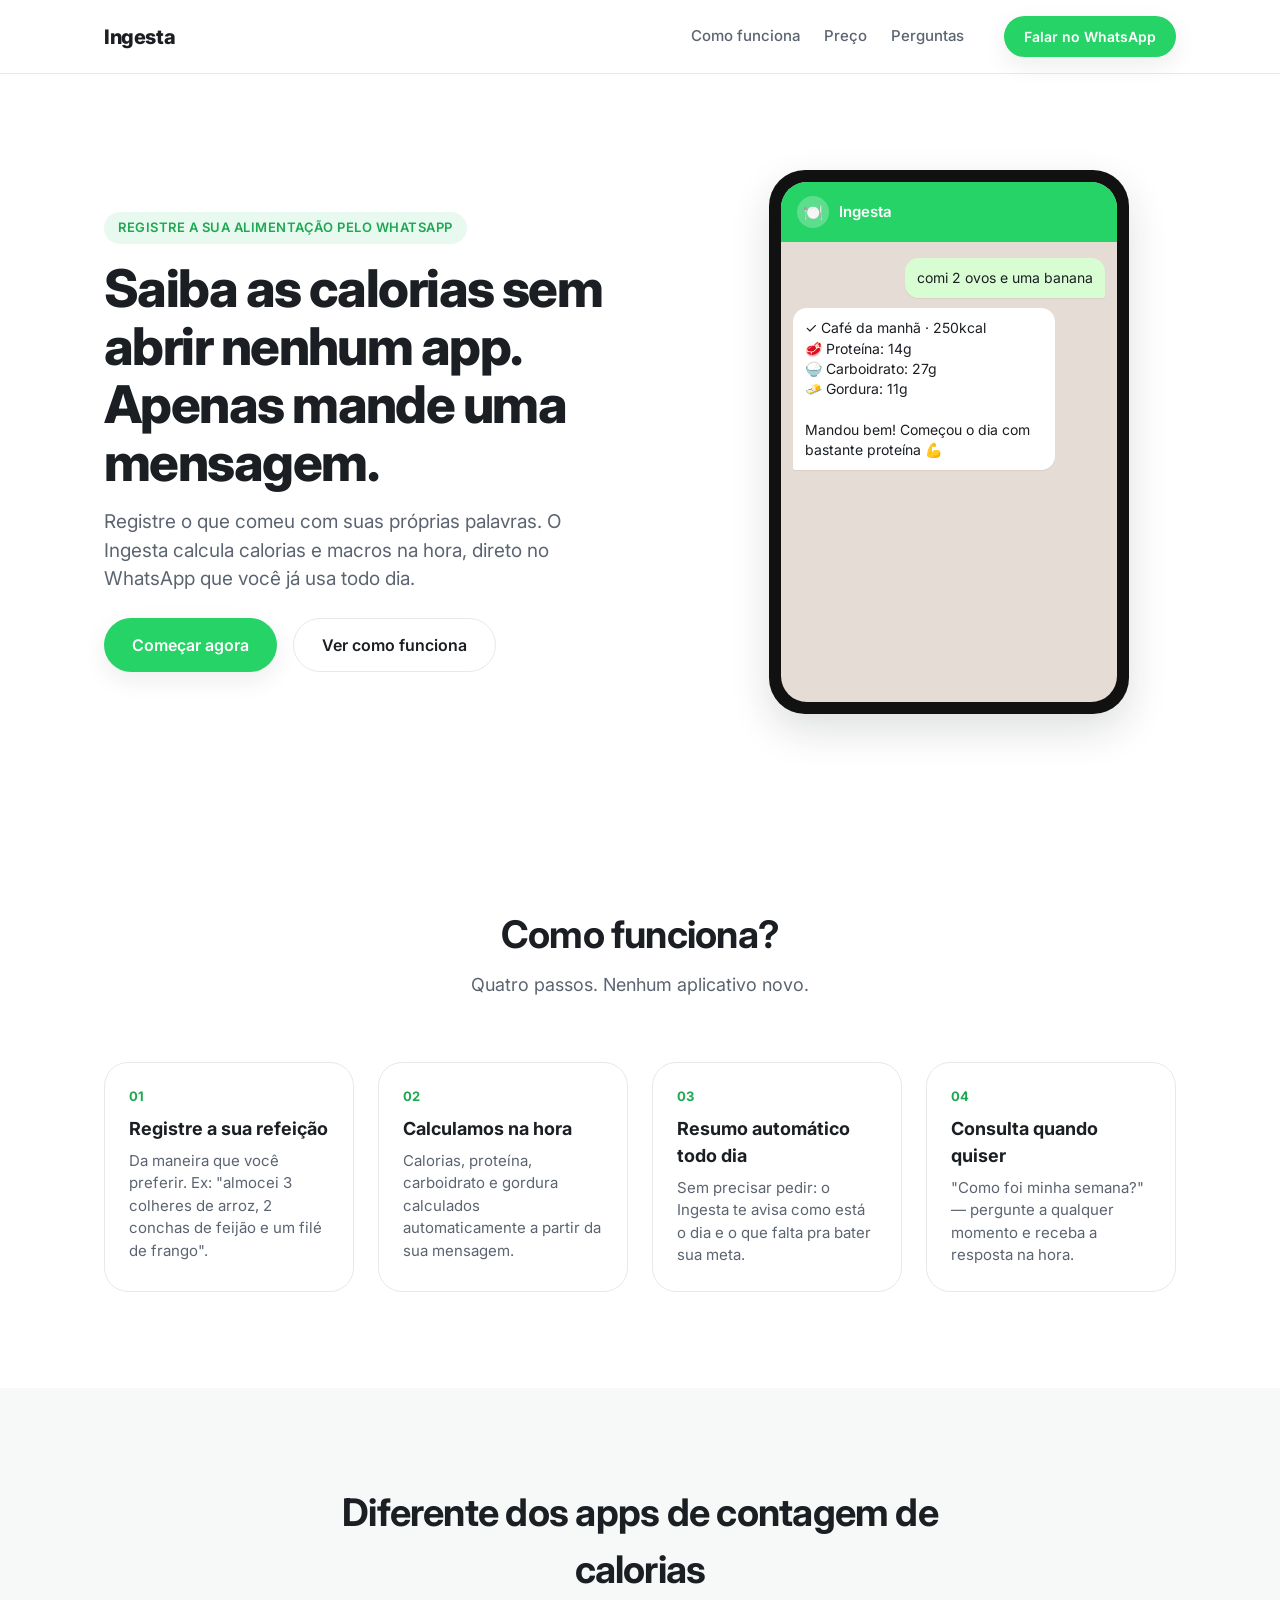
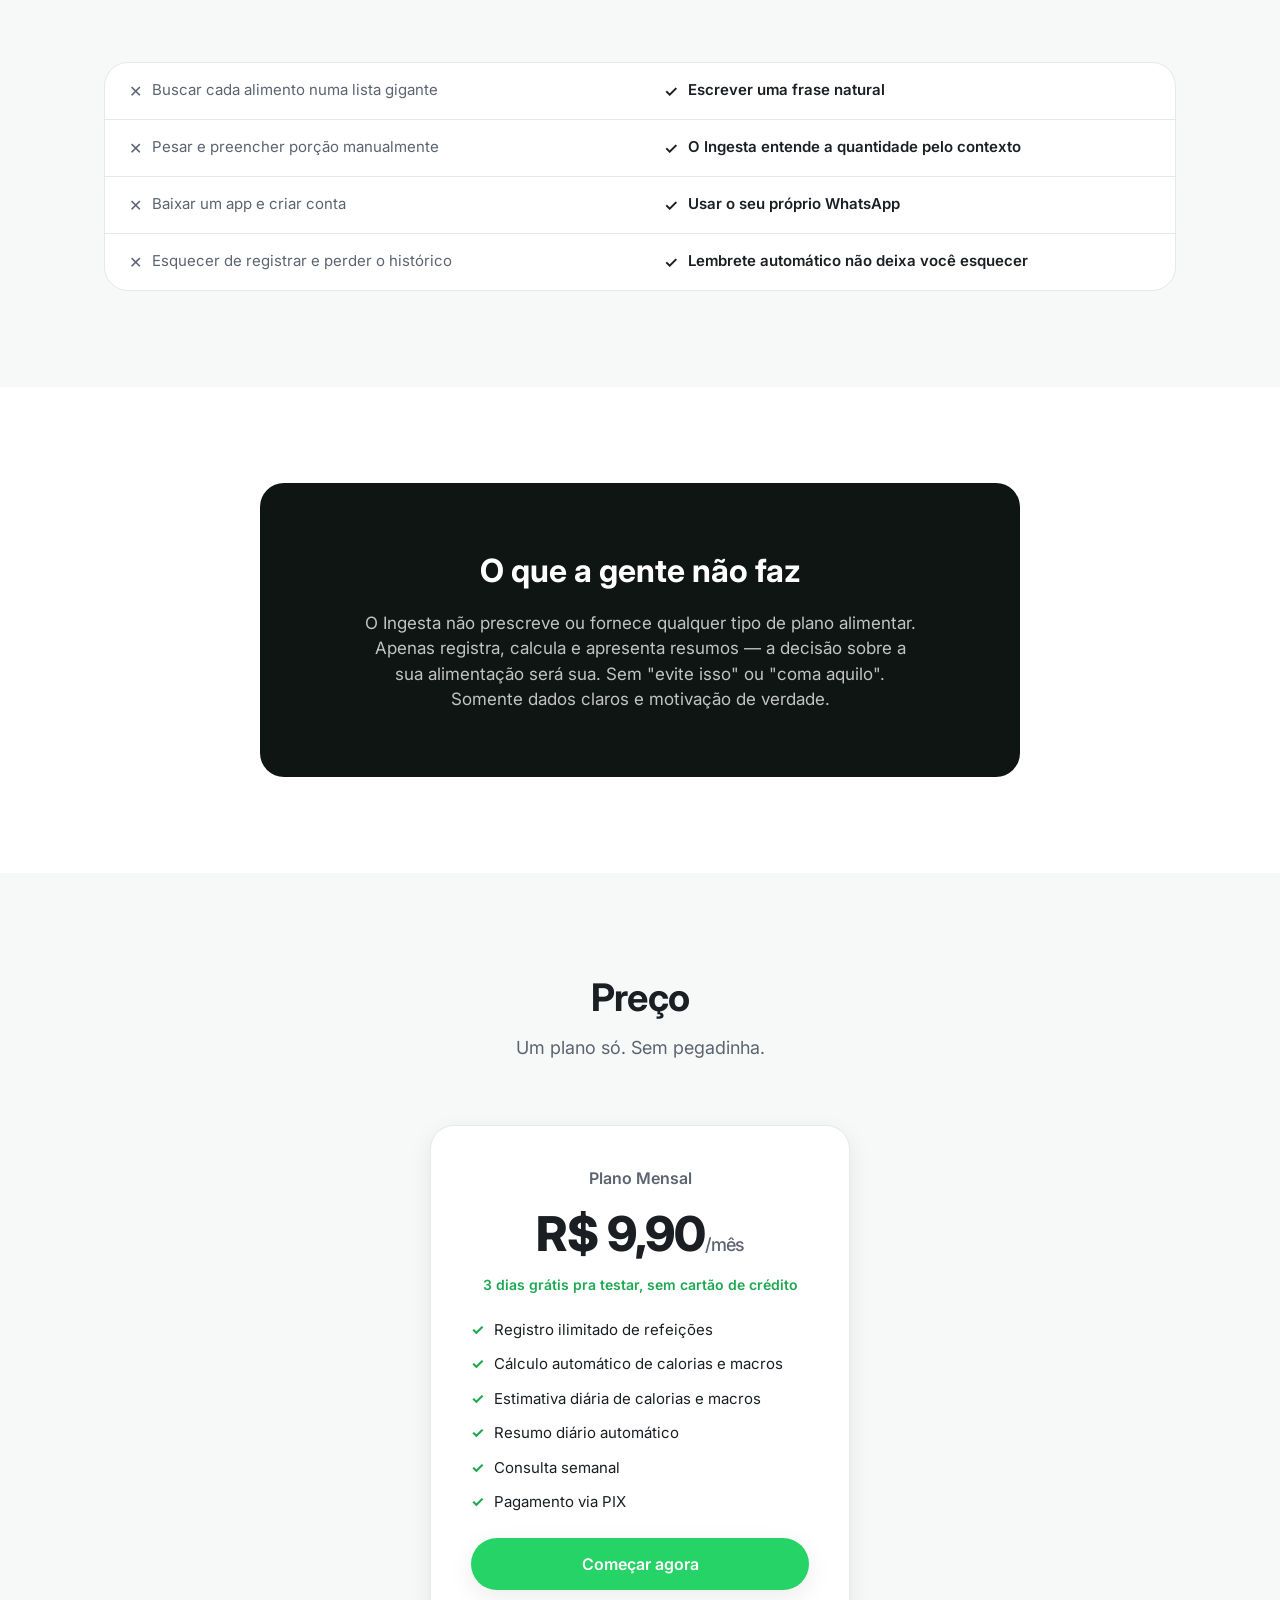
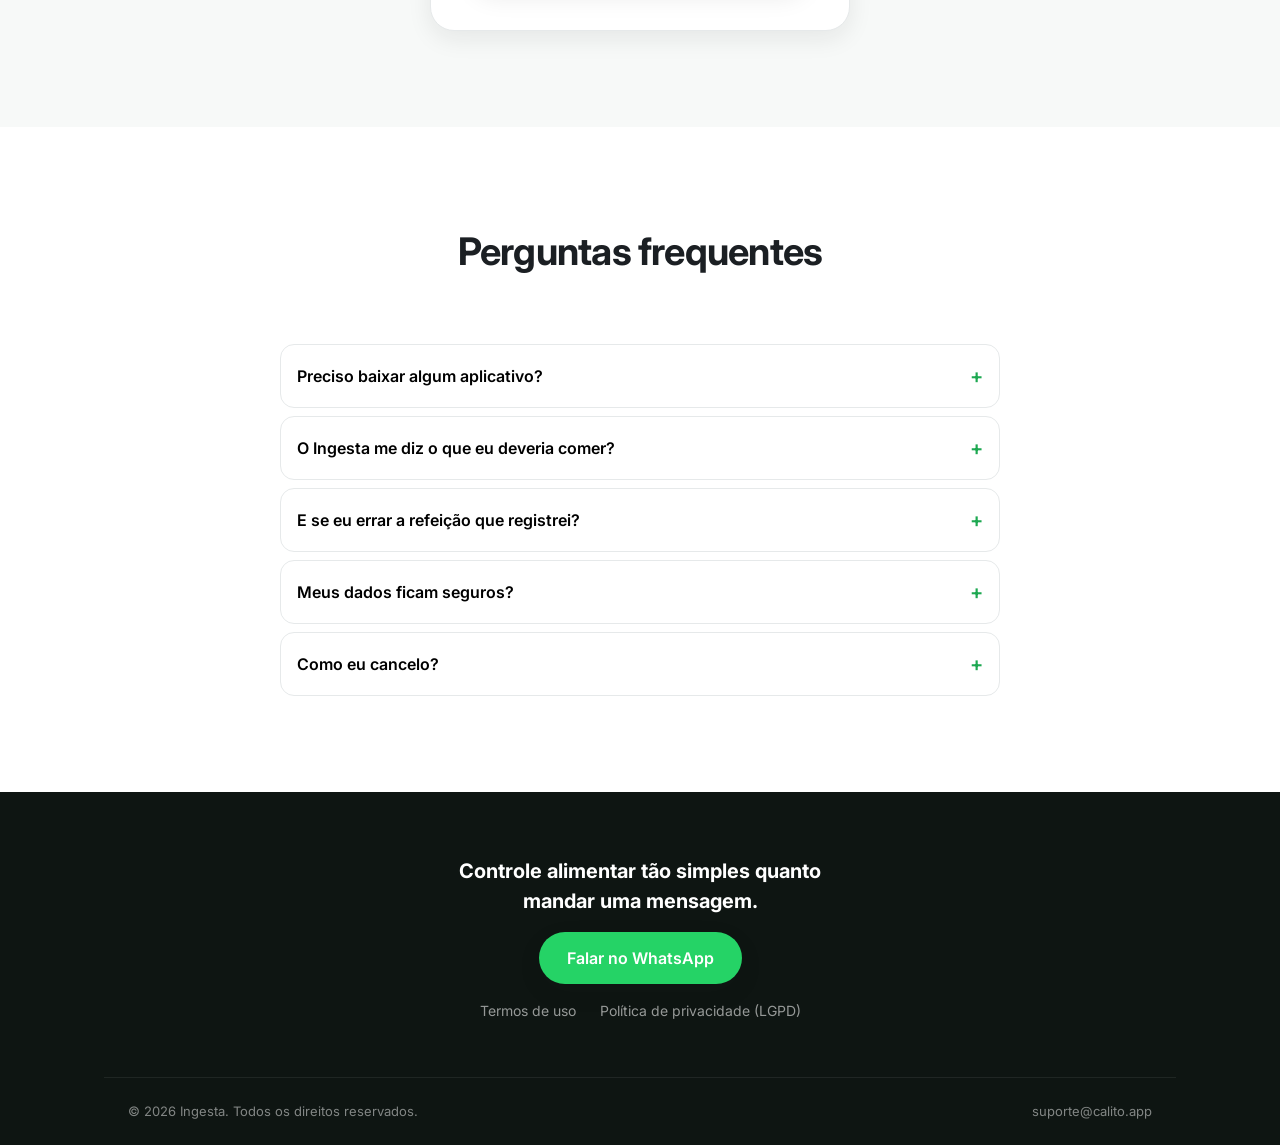
<file: index.html>
<!DOCTYPE html>
<html lang="pt-BR">
<head>
  <meta charset="UTF-8" />
  <meta name="viewport" content="width=device-width, initial-scale=1.0" />
  <title>Ingesta — Contar calorias pelo WhatsApp</title>
  <meta name="description" content="Registre suas refeições mandando uma mensagem no WhatsApp. O Ingesta calcula calorias e macros na hora, sem app novo pra baixar." />
  <link rel="preconnect" href="https://fonts.googleapis.com" />
  <link rel="preconnect" href="https://fonts.gstatic.com" crossorigin />
  <link href="https://fonts.googleapis.com/css2?family=Inter:wght@400;500;600;700;800&display=swap" rel="stylesheet" />
  <link rel="stylesheet" href="css/theme.css" />
  <link rel="stylesheet" href="css/style.css" />
</head>
<body>
  <header id="header" class="header"></header>

  <main>
    <section id="hero" class="hero"></section>
    <section id="como-funciona" class="section"></section>
    <section id="comparacao" class="section section--alt"></section>
    <section id="honestidade" class="section"></section>
    <section id="preco" class="section section--alt"></section>
    <section id="faq" class="section"></section>
  </main>

  <footer id="footer" class="footer"></footer>

  <script src="js/content.js"></script>
  <script src="js/render.js"></script>
  <script src="js/chat-animation.js"></script>
  <script src="js/scroll-reveal.js"></script>
</body>
</html>
</file>
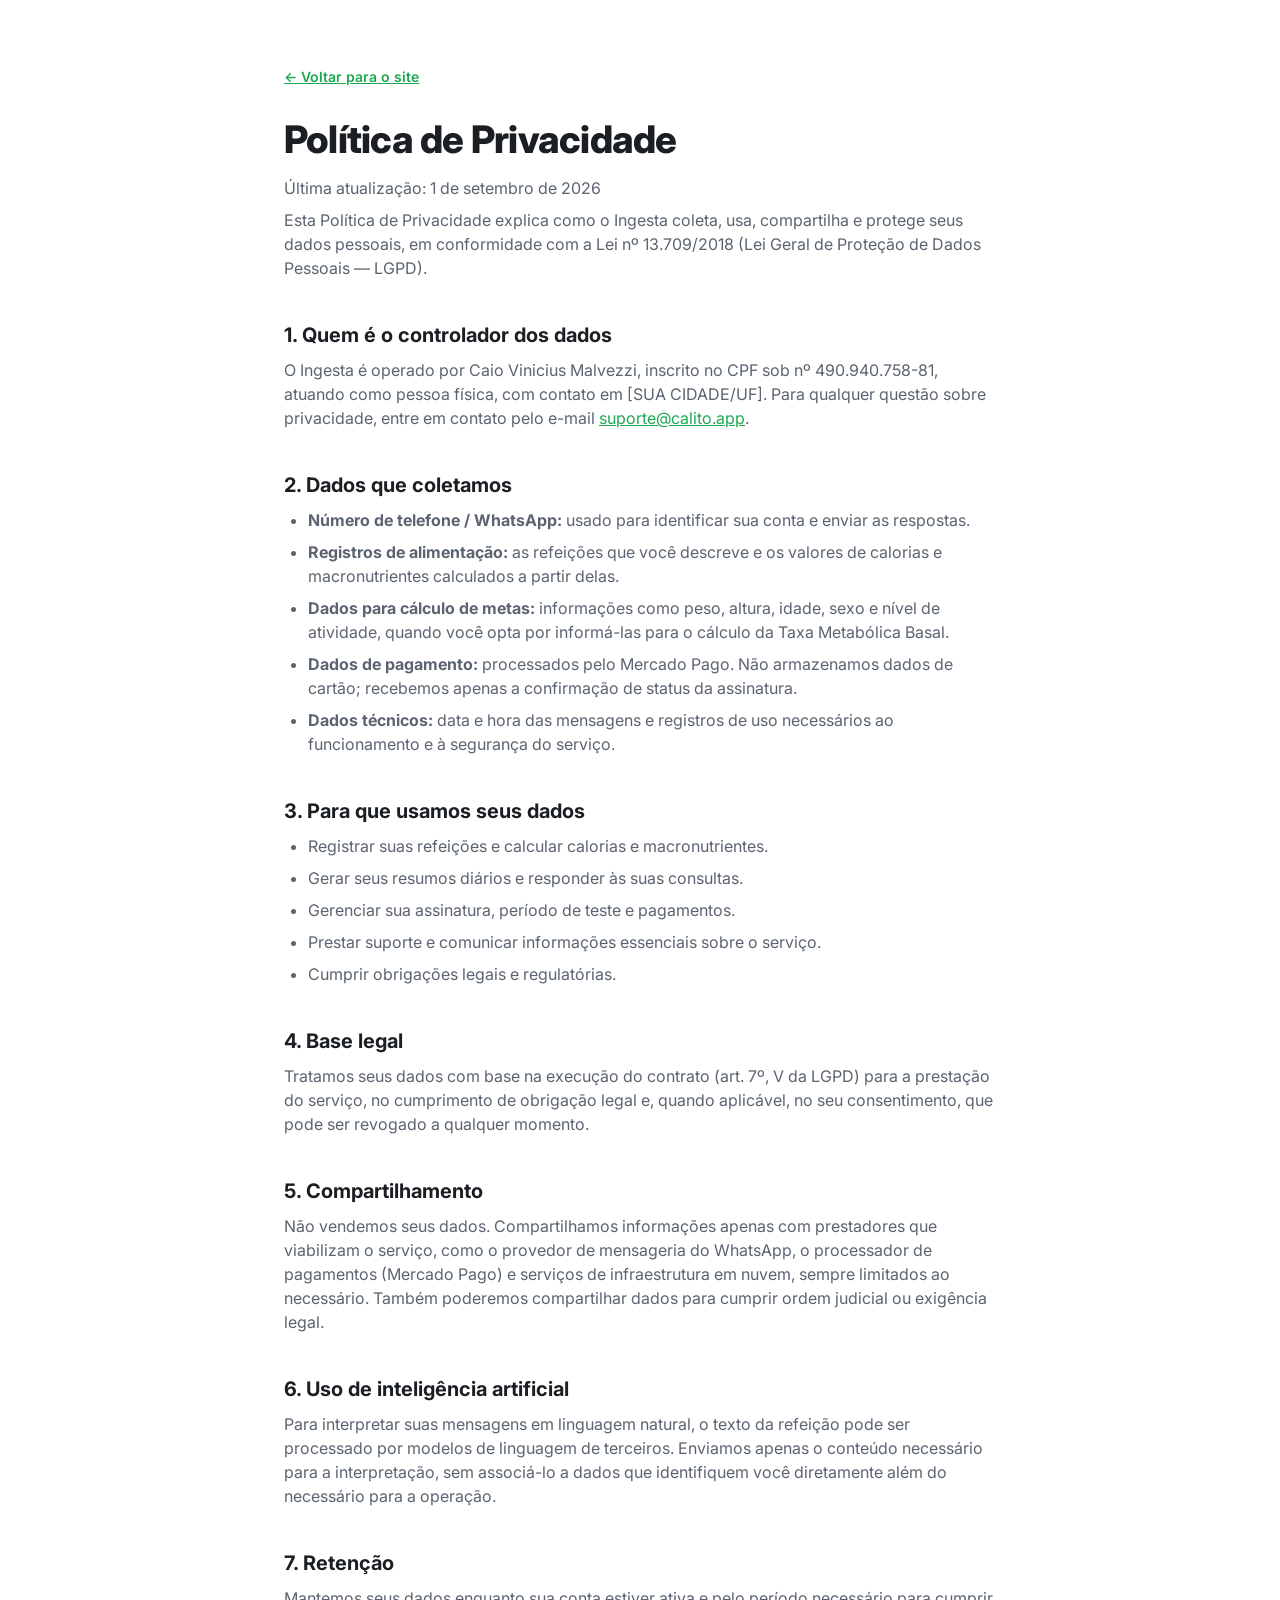
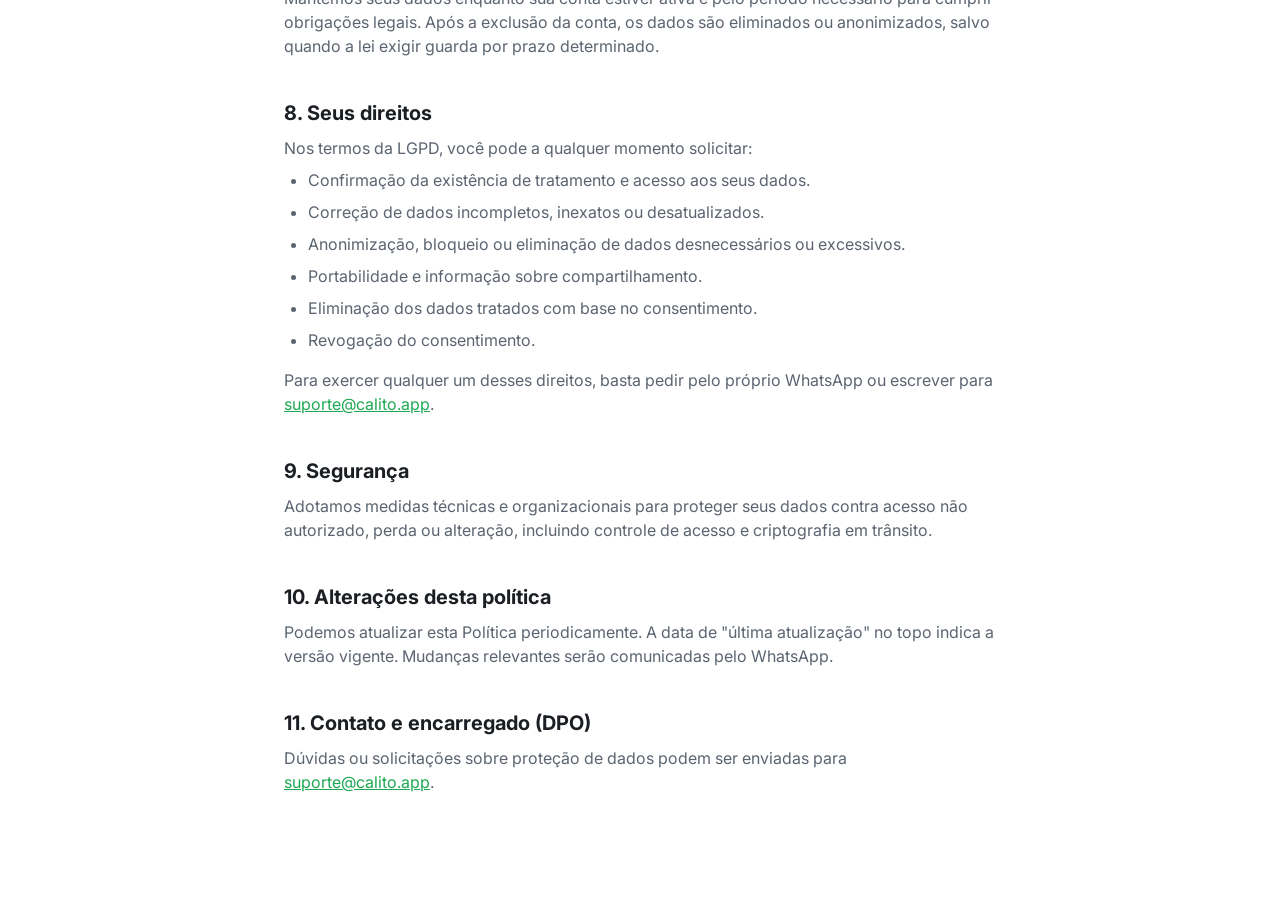
<file: privacidade.html>
<!DOCTYPE html>
<html lang="pt-BR">
<head>
  <meta charset="UTF-8" />
  <meta name="viewport" content="width=device-width, initial-scale=1.0" />
  <title>Política de Privacidade — Ingesta</title>
  <meta name="description" content="Como o Ingesta coleta, usa e protege seus dados pessoais, em conformidade com a LGPD." />
  <link rel="preconnect" href="https://fonts.googleapis.com" />
  <link rel="preconnect" href="https://fonts.gstatic.com" crossorigin />
  <link href="https://fonts.googleapis.com/css2?family=Inter:wght@400;500;600;700;800&display=swap" rel="stylesheet" />
  <link rel="stylesheet" href="css/theme.css" />
  <link rel="stylesheet" href="css/style.css" />
</head>
<body>
  <main class="legal">
    <a class="legal__back" href="index.html">← Voltar para o site</a>
    <h1>Política de Privacidade</h1>
    <p class="legal__updated">Última atualização: 1 de setembro de 2026</p>

    <p>
      Esta Política de Privacidade explica como o Ingesta coleta, usa, compartilha e
      protege seus dados pessoais, em conformidade com a Lei nº 13.709/2018 (Lei Geral
      de Proteção de Dados Pessoais — LGPD).
    </p>

    <h2>1. Quem é o controlador dos dados</h2>
    <p>
      O Ingesta é operado por Caio Vinicius Malvezzi, inscrito no CPF sob nº 490.940.758-81,
      atuando como pessoa física, com contato em [SUA CIDADE/UF]. Para qualquer questão
      sobre privacidade, entre em contato pelo e-mail
      <a href="mailto:suporte@calito.app">suporte@calito.app</a>.
    </p>

    <h2>2. Dados que coletamos</h2>
    <ul>
      <li><strong>Número de telefone / WhatsApp:</strong> usado para identificar sua conta e enviar as respostas.</li>
      <li><strong>Registros de alimentação:</strong> as refeições que você descreve e os valores de calorias e macronutrientes calculados a partir delas.</li>
      <li><strong>Dados para cálculo de metas:</strong> informações como peso, altura, idade, sexo e nível de atividade, quando você opta por informá-las para o cálculo da Taxa Metabólica Basal.</li>
      <li><strong>Dados de pagamento:</strong> processados pelo Mercado Pago. Não armazenamos dados de cartão; recebemos apenas a confirmação de status da assinatura.</li>
      <li><strong>Dados técnicos:</strong> data e hora das mensagens e registros de uso necessários ao funcionamento e à segurança do serviço.</li>
    </ul>

    <h2>3. Para que usamos seus dados</h2>
    <ul>
      <li>Registrar suas refeições e calcular calorias e macronutrientes.</li>
      <li>Gerar seus resumos diários e responder às suas consultas.</li>
      <li>Gerenciar sua assinatura, período de teste e pagamentos.</li>
      <li>Prestar suporte e comunicar informações essenciais sobre o serviço.</li>
      <li>Cumprir obrigações legais e regulatórias.</li>
    </ul>

    <h2>4. Base legal</h2>
    <p>
      Tratamos seus dados com base na execução do contrato (art. 7º, V da LGPD) para a
      prestação do serviço, no cumprimento de obrigação legal e, quando aplicável, no seu
      consentimento, que pode ser revogado a qualquer momento.
    </p>

    <h2>5. Compartilhamento</h2>
    <p>
      Não vendemos seus dados. Compartilhamos informações apenas com prestadores que
      viabilizam o serviço, como o provedor de mensageria do WhatsApp, o processador de
      pagamentos (Mercado Pago) e serviços de infraestrutura em nuvem, sempre limitados ao
      necessário. Também poderemos compartilhar dados para cumprir ordem judicial ou
      exigência legal.
    </p>

    <h2>6. Uso de inteligência artificial</h2>
    <p>
      Para interpretar suas mensagens em linguagem natural, o texto da refeição pode ser
      processado por modelos de linguagem de terceiros. Enviamos apenas o conteúdo
      necessário para a interpretação, sem associá-lo a dados que identifiquem você
      diretamente além do necessário para a operação.
    </p>

    <h2>7. Retenção</h2>
    <p>
      Mantemos seus dados enquanto sua conta estiver ativa e pelo período necessário para
      cumprir obrigações legais. Após a exclusão da conta, os dados são eliminados ou
      anonimizados, salvo quando a lei exigir guarda por prazo determinado.
    </p>

    <h2>8. Seus direitos</h2>
    <p>Nos termos da LGPD, você pode a qualquer momento solicitar:</p>
    <ul>
      <li>Confirmação da existência de tratamento e acesso aos seus dados.</li>
      <li>Correção de dados incompletos, inexatos ou desatualizados.</li>
      <li>Anonimização, bloqueio ou eliminação de dados desnecessários ou excessivos.</li>
      <li>Portabilidade e informação sobre compartilhamento.</li>
      <li>Eliminação dos dados tratados com base no consentimento.</li>
      <li>Revogação do consentimento.</li>
    </ul>
    <p>
      Para exercer qualquer um desses direitos, basta pedir pelo próprio WhatsApp ou
      escrever para <a href="mailto:suporte@calito.app">suporte@calito.app</a>.
    </p>

    <h2>9. Segurança</h2>
    <p>
      Adotamos medidas técnicas e organizacionais para proteger seus dados contra acesso
      não autorizado, perda ou alteração, incluindo controle de acesso e criptografia em
      trânsito.
    </p>

    <h2>10. Alterações desta política</h2>
    <p>
      Podemos atualizar esta Política periodicamente. A data de "última atualização" no
      topo indica a versão vigente. Mudanças relevantes serão comunicadas pelo WhatsApp.
    </p>

    <h2>11. Contato e encarregado (DPO)</h2>
    <p>
      Dúvidas ou solicitações sobre proteção de dados podem ser enviadas para
      <a href="mailto:suporte@calito.app">suporte@calito.app</a>.
    </p>
  </main>
</body>
</html>
</file>
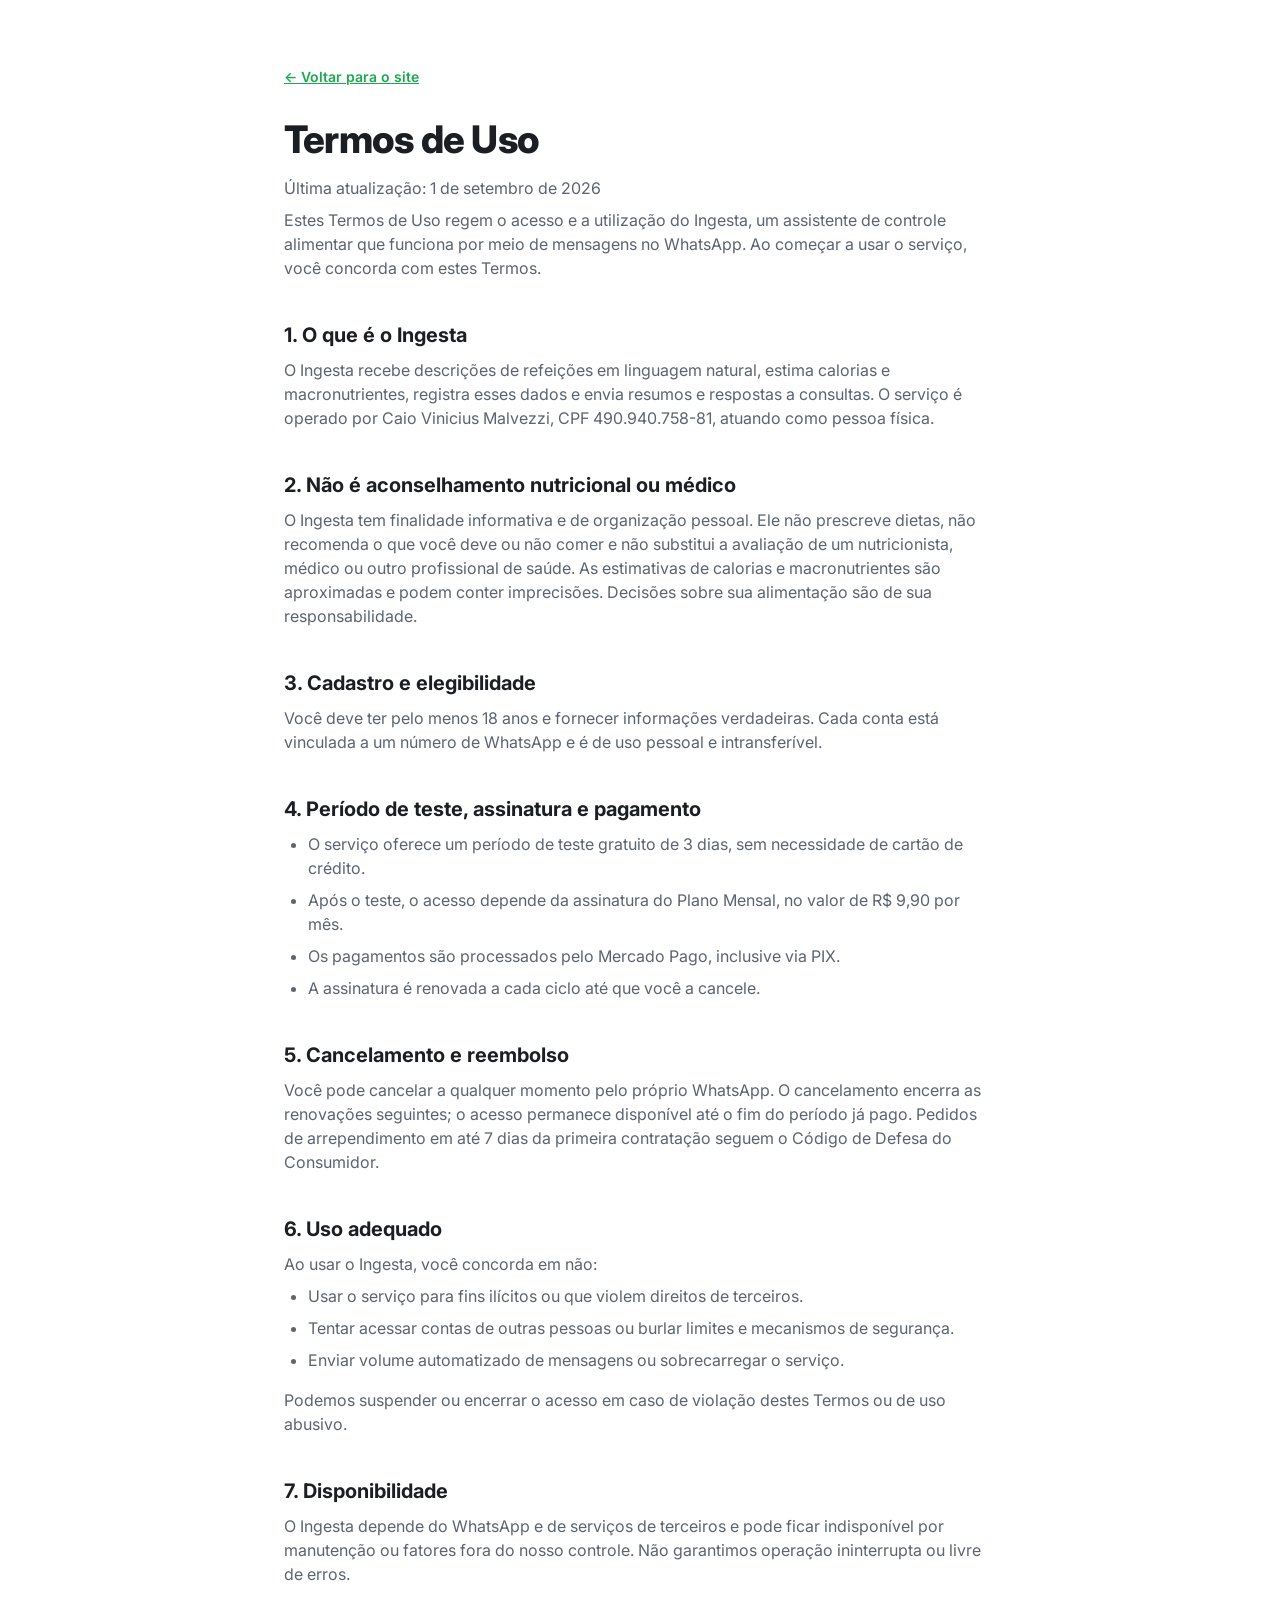
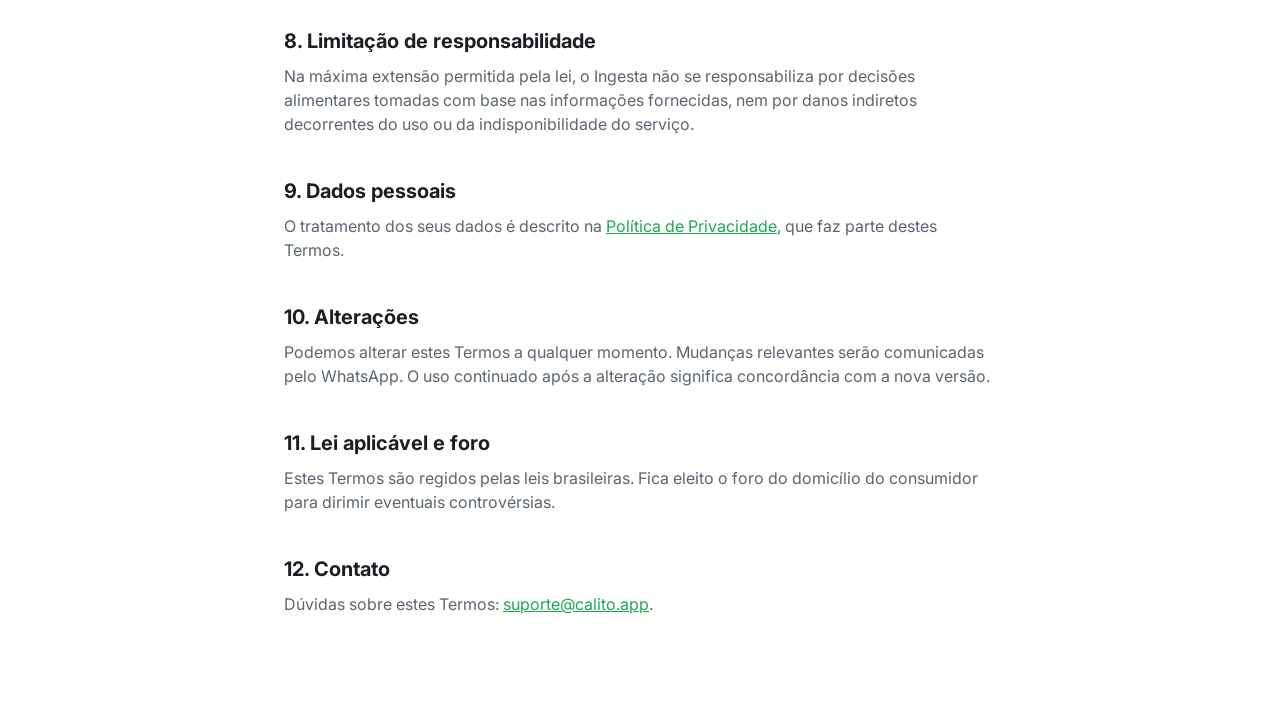
<file: termos.html>
<!DOCTYPE html>
<html lang="pt-BR">
<head>
  <meta charset="UTF-8" />
  <meta name="viewport" content="width=device-width, initial-scale=1.0" />
  <title>Termos de Uso — Ingesta</title>
  <meta name="description" content="As regras de uso do Ingesta, o assistente de controle alimentar pelo WhatsApp." />
  <link rel="preconnect" href="https://fonts.googleapis.com" />
  <link rel="preconnect" href="https://fonts.gstatic.com" crossorigin />
  <link href="https://fonts.googleapis.com/css2?family=Inter:wght@400;500;600;700;800&display=swap" rel="stylesheet" />
  <link rel="stylesheet" href="css/theme.css" />
  <link rel="stylesheet" href="css/style.css" />
</head>
<body>
  <main class="legal">
    <a class="legal__back" href="index.html">← Voltar para o site</a>
    <h1>Termos de Uso</h1>
    <p class="legal__updated">Última atualização: 1 de setembro de 2026</p>

    <p>
      Estes Termos de Uso regem o acesso e a utilização do Ingesta, um assistente de
      controle alimentar que funciona por meio de mensagens no WhatsApp. Ao começar a
      usar o serviço, você concorda com estes Termos.
    </p>

    <h2>1. O que é o Ingesta</h2>
    <p>
      O Ingesta recebe descrições de refeições em linguagem natural, estima calorias e
      macronutrientes, registra esses dados e envia resumos e respostas a consultas. O
      serviço é operado por Caio Vinicius Malvezzi, CPF 490.940.758-81, atuando como pessoa física.
    </p>

    <h2>2. Não é aconselhamento nutricional ou médico</h2>
    <p>
      O Ingesta tem finalidade informativa e de organização pessoal. Ele não prescreve
      dietas, não recomenda o que você deve ou não comer e não substitui a avaliação de
      um nutricionista, médico ou outro profissional de saúde. As estimativas de calorias
      e macronutrientes são aproximadas e podem conter imprecisões. Decisões sobre sua
      alimentação são de sua responsabilidade.
    </p>

    <h2>3. Cadastro e elegibilidade</h2>
    <p>
      Você deve ter pelo menos 18 anos e fornecer informações verdadeiras. Cada conta
      está vinculada a um número de WhatsApp e é de uso pessoal e intransferível.
    </p>

    <h2>4. Período de teste, assinatura e pagamento</h2>
    <ul>
      <li>O serviço oferece um período de teste gratuito de 3 dias, sem necessidade de cartão de crédito.</li>
      <li>Após o teste, o acesso depende da assinatura do Plano Mensal, no valor de R$ 9,90 por mês.</li>
      <li>Os pagamentos são processados pelo Mercado Pago, inclusive via PIX.</li>
      <li>A assinatura é renovada a cada ciclo até que você a cancele.</li>
    </ul>

    <h2>5. Cancelamento e reembolso</h2>
    <p>
      Você pode cancelar a qualquer momento pelo próprio WhatsApp. O cancelamento
      encerra as renovações seguintes; o acesso permanece disponível até o fim do
      período já pago. Pedidos de arrependimento em até 7 dias da primeira contratação
      seguem o Código de Defesa do Consumidor.
    </p>

    <h2>6. Uso adequado</h2>
    <p>Ao usar o Ingesta, você concorda em não:</p>
    <ul>
      <li>Usar o serviço para fins ilícitos ou que violem direitos de terceiros.</li>
      <li>Tentar acessar contas de outras pessoas ou burlar limites e mecanismos de segurança.</li>
      <li>Enviar volume automatizado de mensagens ou sobrecarregar o serviço.</li>
    </ul>
    <p>
      Podemos suspender ou encerrar o acesso em caso de violação destes Termos ou de uso
      abusivo.
    </p>

    <h2>7. Disponibilidade</h2>
    <p>
      O Ingesta depende do WhatsApp e de serviços de terceiros e pode ficar indisponível
      por manutenção ou fatores fora do nosso controle. Não garantimos operação
      ininterrupta ou livre de erros.
    </p>

    <h2>8. Limitação de responsabilidade</h2>
    <p>
      Na máxima extensão permitida pela lei, o Ingesta não se responsabiliza por decisões
      alimentares tomadas com base nas informações fornecidas, nem por danos indiretos
      decorrentes do uso ou da indisponibilidade do serviço.
    </p>

    <h2>9. Dados pessoais</h2>
    <p>
      O tratamento dos seus dados é descrito na
      <a href="privacidade.html">Política de Privacidade</a>, que faz parte destes Termos.
    </p>

    <h2>10. Alterações</h2>
    <p>
      Podemos alterar estes Termos a qualquer momento. Mudanças relevantes serão
      comunicadas pelo WhatsApp. O uso continuado após a alteração significa concordância
      com a nova versão.
    </p>

    <h2>11. Lei aplicável e foro</h2>
    <p>
      Estes Termos são regidos pelas leis brasileiras. Fica eleito o foro do domicílio do
      consumidor para dirimir eventuais controvérsias.
    </p>

    <h2>12. Contato</h2>
    <p>
      Dúvidas sobre estes Termos: <a href="mailto:suporte@calito.app">suporte@calito.app</a>.
    </p>
  </main>
</body>
</html>
</file>
<file: css/theme.css>
/*
  THEME — todas as cores, fontes e espaçamentos do site vivem aqui.
  Pra rebrandear a página (trocar cor, fonte, raio de borda) só mexe
  neste arquivo. Nenhum outro CSS deveria ter cor "hardcoded".
*/

:root {
  /* ---- Cores de marca ---- */
  --color-brand: #25d366;          /* verde WhatsApp — cor de ação principal */
  --color-brand-dark: #1da851;     /* hover/active do verde */
  --color-brand-tint: #e8f9ef;     /* fundo suave usando o verde (cards, badges) */

  /* ---- Texto ---- */
  --color-text: #1b1f23;           /* texto principal */
  --color-text-muted: #5b6470;     /* texto secundário */
  --color-text-inverse: #ffffff;   /* texto sobre fundo escuro/verde */

  /* ---- Fundo ---- */
  --color-bg: #ffffff;
  --color-bg-alt: #f7f9f8;         /* seções alternadas */
  --color-bg-dark: #0e1512;        /* rodapé / seções escuras */

  /* ---- Bordas / linhas ---- */
  --color-border: #e6e9ea;

  /* ---- Bolhas de chat (mockup do WhatsApp) ---- */
  --chat-bg: #e5ddd5;
  --chat-bubble-user: #d9fdd3;
  --chat-bubble-bot: #ffffff;

  /* ---- Tipografia ---- */
  --font-base: 'Inter', -apple-system, BlinkMacSystemFont, 'Segoe UI', sans-serif;
  --font-size-base: 16px;

  /* ---- Espaçamento / raio ---- */
  --radius-sm: 8px;
  --radius-md: 14px;
  --radius-lg: 24px;
  --radius-pill: 999px;

  --space-1: 8px;
  --space-2: 16px;
  --space-3: 24px;
  --space-4: 40px;
  --space-5: 64px;
  --space-6: 96px;

  --shadow-soft: 0 8px 24px rgba(20, 30, 25, 0.08);
  --shadow-lift: 0 16px 40px rgba(20, 30, 25, 0.14);

  --max-width: 1120px;
  --transition-base: 200ms ease;
}
</file>
<file: css/style.css>
/* Reset mínimo */
*, *::before, *::after { box-sizing: border-box; }
html, body { margin: 0; padding: 0; }
img { max-width: 100%; display: block; }
button { font: inherit; cursor: pointer; border: none; background: none; }
a { color: inherit; text-decoration: none; }
ul { margin: 0; padding: 0; list-style: none; }
h1, h2, h3, p { margin: 0; }

body {
  font-family: var(--font-base);
  font-size: var(--font-size-base);
  color: var(--color-text);
  background: var(--color-bg);
  line-height: 1.5;
  -webkit-font-smoothing: antialiased;
}

.container {
  max-width: var(--max-width);
  margin: 0 auto;
  padding: 0 var(--space-3);
}

.section { padding: var(--space-6) 0; }
.section--alt { background: var(--color-bg-alt); }

.eyebrow {
  display: inline-block;
  font-size: 13px;
  font-weight: 600;
  letter-spacing: 0.04em;
  text-transform: uppercase;
  color: var(--color-brand-dark);
  background: var(--color-brand-tint);
  padding: 6px 14px;
  border-radius: var(--radius-pill);
  margin-bottom: var(--space-2);
}

.section-title {
  font-size: clamp(28px, 4vw, 38px);
  font-weight: 700;
  letter-spacing: -0.02em;
}

.section-subtitle {
  color: var(--color-text-muted);
  font-size: 18px;
  margin-top: var(--space-1);
}

.section-header {
  text-align: center;
  max-width: 640px;
  margin: 0 auto var(--space-5);
}

/* ---------- Botões ---------- */
.btn {
  display: inline-flex;
  align-items: center;
  justify-content: center;
  gap: 8px;
  padding: 14px 28px;
  border-radius: var(--radius-pill);
  font-weight: 600;
  font-size: 16px;
  transition: transform var(--transition-base), box-shadow var(--transition-base), background var(--transition-base);
  white-space: nowrap;
}

.btn--primary {
  background: var(--color-brand);
  color: var(--color-text-inverse);
  box-shadow: var(--shadow-soft);
}
.btn--primary:hover {
  background: var(--color-brand-dark);
  transform: translateY(-2px);
  box-shadow: var(--shadow-lift);
}

.btn--ghost {
  background: transparent;
  color: var(--color-text);
  border: 1px solid var(--color-border);
}
.btn--ghost:hover { background: var(--color-bg-alt); }

.btn--sm { padding: 10px 20px; font-size: 14px; }

/* ---------- Header ---------- */
.header {
  position: sticky;
  top: 0;
  z-index: 50;
  background: rgba(255, 255, 255, 0.85);
  backdrop-filter: blur(10px);
  border-bottom: 1px solid var(--color-border);
}

.header__inner {
  display: flex;
  align-items: center;
  justify-content: space-between;
  padding: var(--space-2) var(--space-3);
}

.header__brand {
  font-weight: 800;
  font-size: 20px;
  letter-spacing: -0.02em;
}

.header__nav {
  display: flex;
  align-items: center;
  gap: var(--space-4);
}

.header__links {
  display: flex;
  gap: var(--space-3);
}

.header__links a {
  color: var(--color-text-muted);
  font-size: 15px;
  font-weight: 500;
  transition: color var(--transition-base);
}
.header__links a:hover { color: var(--color-text); }

@media (max-width: 720px) {
  .header__links { display: none; }
}

/* ---------- Hero ---------- */
.hero {
  padding: var(--space-6) 0;
}

.hero__inner {
  display: grid;
  grid-template-columns: 1.1fr 0.9fr;
  gap: var(--space-5);
  align-items: center;
}

@media (max-width: 900px) {
  .hero__inner { grid-template-columns: 1fr; }
}

.hero__title {
  font-size: clamp(32px, 5vw, 52px);
  font-weight: 800;
  letter-spacing: -0.03em;
  line-height: 1.12;
  white-space: pre-line;
}

.hero__subtitle {
  margin-top: var(--space-2);
  font-size: 19px;
  color: var(--color-text-muted);
  max-width: 480px;
}

.hero__actions {
  margin-top: var(--space-3);
  display: flex;
  gap: var(--space-2);
  flex-wrap: wrap;
}

/* ---------- Mockup de WhatsApp ---------- */
.phone {
  position: relative;
  margin: 0 auto;
  width: 100%;
  max-width: 360px;
  border-radius: 36px;
  background: #111;
  padding: 12px;
  box-shadow: var(--shadow-lift);
}

.phone__screen {
  background: var(--chat-bg);
  border-radius: 26px;
  overflow: hidden;
  min-height: 520px;
  display: flex;
  flex-direction: column;
}

.phone__bar {
  background: var(--color-brand);
  color: var(--color-text-inverse);
  padding: 14px 16px;
  display: flex;
  align-items: center;
  gap: 10px;
  font-weight: 600;
  font-size: 15px;
}

.phone__bar-avatar {
  width: 32px;
  height: 32px;
  border-radius: 50%;
  background: rgba(255, 255, 255, 0.25);
  display: flex;
  align-items: center;
  justify-content: center;
  font-size: 16px;
}

.phone__chat {
  flex: 1;
  padding: 16px 12px;
  display: flex;
  flex-direction: column;
  gap: 10px;
  overflow-y: auto;
}

.bubble {
  max-width: 84%;
  padding: 10px 12px;
  border-radius: var(--radius-md);
  font-size: 14px;
  line-height: 1.45;
  white-space: pre-line;
  opacity: 0;
  transform: translateY(6px);
  animation: bubble-in 320ms ease forwards;
  box-shadow: 0 1px 1px rgba(0,0,0,0.06);
}

@keyframes bubble-in {
  to { opacity: 1; transform: translateY(0); }
}

.bubble--user {
  align-self: flex-end;
  background: var(--chat-bubble-user);
  border-bottom-right-radius: 2px;
}

.bubble--bot {
  align-self: flex-start;
  background: var(--chat-bubble-bot);
  border-bottom-left-radius: 2px;
}

.typing {
  align-self: flex-start;
  background: var(--chat-bubble-bot);
  border-radius: var(--radius-md);
  border-bottom-left-radius: 2px;
  padding: 12px 14px;
  display: inline-flex;
  gap: 4px;
}

.typing span {
  width: 6px;
  height: 6px;
  border-radius: 50%;
  background: var(--color-text-muted);
  opacity: 0.5;
  animation: typing-bounce 1s infinite ease-in-out;
}
.typing span:nth-child(2) { animation-delay: 0.15s; }
.typing span:nth-child(3) { animation-delay: 0.3s; }

@keyframes typing-bounce {
  0%, 60%, 100% { transform: translateY(0); opacity: 0.5; }
  30% { transform: translateY(-4px); opacity: 1; }
}

/* ---------- Reveal on scroll ---------- */
.reveal {
  opacity: 0;
  transform: translateY(16px);
  transition: opacity 500ms ease, transform 500ms ease;
}
.reveal.is-visible {
  opacity: 1;
  transform: translateY(0);
}

/* ---------- Como funciona ---------- */
.steps {
  display: grid;
  grid-template-columns: repeat(4, 1fr);
  gap: var(--space-3);
}

@media (max-width: 900px) {
  .steps { grid-template-columns: repeat(2, 1fr); }
}
@media (max-width: 560px) {
  .steps { grid-template-columns: 1fr; }
}

.step-card {
  background: var(--color-bg);
  border: 1px solid var(--color-border);
  border-radius: var(--radius-lg);
  padding: var(--space-3);
  transition: box-shadow var(--transition-base), transform var(--transition-base);
}
.step-card:hover {
  box-shadow: var(--shadow-soft);
  transform: translateY(-2px);
}

.step-card__number {
  font-size: 13px;
  font-weight: 700;
  color: var(--color-brand-dark);
  margin-bottom: var(--space-1);
}

.step-card__title {
  font-size: 18px;
  font-weight: 700;
  margin-bottom: 8px;
}

.step-card__description {
  color: var(--color-text-muted);
  font-size: 15px;
}

/* ---------- Comparação ---------- */
.comparison {
  display: flex;
  flex-direction: column;
  gap: 1px;
  background: var(--color-border);
  border-radius: var(--radius-lg);
  overflow: hidden;
  border: 1px solid var(--color-border);
}

.comparison__row {
  display: grid;
  grid-template-columns: 1fr 1fr;
  background: var(--color-bg);
}

@media (max-width: 640px) {
  .comparison__row { grid-template-columns: 1fr; }
}

.comparison__cell {
  padding: var(--space-2) var(--space-3);
  display: flex;
  align-items: center;
  gap: 10px;
  font-size: 15px;
}

.comparison__cell--old {
  color: var(--color-text-muted);
}

.comparison__cell--new {
  font-weight: 600;
}

.comparison__icon { flex-shrink: 0; font-size: 16px; }

/* ---------- Honestidade ---------- */
.honesty {
  background: var(--color-bg-dark);
  color: var(--color-text-inverse);
  border-radius: var(--radius-lg);
  padding: var(--space-5);
  text-align: center;
  max-width: 760px;
  margin: 0 auto;
}

.honesty__title {
  font-size: clamp(24px, 3vw, 32px);
  font-weight: 700;
  margin-bottom: var(--space-2);
}

.honesty__body {
  color: rgba(255,255,255,0.75);
  font-size: 17px;
  max-width: 560px;
  margin: 0 auto;
}

/* ---------- Preço ---------- */
.pricing-card {
  max-width: 420px;
  margin: 0 auto;
  background: var(--color-bg);
  border: 1px solid var(--color-border);
  border-radius: var(--radius-lg);
  padding: var(--space-4);
  text-align: center;
  box-shadow: var(--shadow-soft);
}

.pricing-card__name {
  font-weight: 600;
  color: var(--color-text-muted);
}

.pricing-card__price {
  font-size: 48px;
  font-weight: 800;
  letter-spacing: -0.02em;
  margin: 8px 0 4px;
}
.pricing-card__price span {
  font-size: 18px;
  font-weight: 500;
  color: var(--color-text-muted);
}

.pricing-card__trial {
  color: var(--color-brand-dark);
  font-size: 14px;
  font-weight: 600;
  margin-bottom: var(--space-3);
}

.pricing-card__features {
  text-align: left;
  display: flex;
  flex-direction: column;
  gap: 12px;
  margin-bottom: var(--space-3);
}

.pricing-card__features li {
  display: flex;
  align-items: flex-start;
  gap: 10px;
  font-size: 15px;
}

.pricing-card__check {
  color: var(--color-brand-dark);
  font-weight: 700;
  flex-shrink: 0;
}

.pricing-card .btn { width: 100%; }

/* ---------- FAQ ---------- */
.faq-list {
  max-width: 720px;
  margin: 0 auto;
  display: flex;
  flex-direction: column;
  gap: var(--space-1);
}

.faq-item {
  border: 1px solid var(--color-border);
  border-radius: var(--radius-md);
  overflow: hidden;
  background: var(--color-bg);
}

.faq-item__question {
  width: 100%;
  display: flex;
  align-items: center;
  justify-content: space-between;
  padding: var(--space-2);
  font-weight: 600;
  font-size: 16px;
  text-align: left;
}

.faq-item__icon {
  transition: transform var(--transition-base);
  color: var(--color-brand-dark);
  font-size: 20px;
  flex-shrink: 0;
  margin-left: var(--space-2);
}

.faq-item.is-open .faq-item__icon { transform: rotate(45deg); }

.faq-item__answer {
  max-height: 0;
  overflow: hidden;
  transition: max-height 250ms ease;
  color: var(--color-text-muted);
  font-size: 15px;
}

.faq-item__answer-inner {
  padding: 0 var(--space-2) var(--space-2);
}

/* ---------- Footer ---------- */
.footer {
  background: var(--color-bg-dark);
  color: rgba(255,255,255,0.8);
  padding: var(--space-5) 0 var(--space-3);
}

.footer__inner {
  display: flex;
  flex-direction: column;
  align-items: center;
  text-align: center;
  gap: var(--space-2);
}

.footer__tagline {
  font-size: 20px;
  font-weight: 700;
  color: var(--color-text-inverse);
  max-width: 420px;
}

.footer__legal {
  display: flex;
  gap: var(--space-3);
  flex-wrap: wrap;
  justify-content: center;
  font-size: 14px;
}
.footer__legal a { opacity: 0.7; transition: opacity var(--transition-base); }
.footer__legal a:hover { opacity: 1; }

/* ---------- Páginas legais (termos / privacidade) ---------- */
.legal {
  max-width: 760px;
  margin: 0 auto;
  padding: var(--space-5) var(--space-3) var(--space-6);
}

.legal__back {
  display: inline-block;
  margin-bottom: var(--space-3);
  color: var(--color-brand-dark);
  font-size: 14px;
  font-weight: 600;
}

.legal h1 {
  font-size: clamp(28px, 4vw, 38px);
  font-weight: 800;
  letter-spacing: -0.02em;
  margin-bottom: var(--space-1);
}

.legal__updated {
  color: var(--color-text-muted);
  font-size: 14px;
  margin-bottom: var(--space-4);
}

.legal h2 {
  font-size: 20px;
  font-weight: 700;
  margin: var(--space-4) 0 var(--space-1);
}

.legal p,
.legal li {
  color: var(--color-text-muted);
  font-size: 16px;
  margin-bottom: var(--space-1);
}

.legal ul {
  list-style: disc;
  padding-left: var(--space-3);
  margin-bottom: var(--space-2);
}

.legal a {
  color: var(--color-brand-dark);
  text-decoration: underline;
}

.footer__bottom {
  margin-top: var(--space-4);
  padding-top: var(--space-3);
  border-top: 1px solid rgba(255,255,255,0.12);
  width: 100%;
  display: flex;
  justify-content: space-between;
  flex-wrap: wrap;
  gap: var(--space-1);
  font-size: 13px;
  opacity: 0.6;
}
</file>
